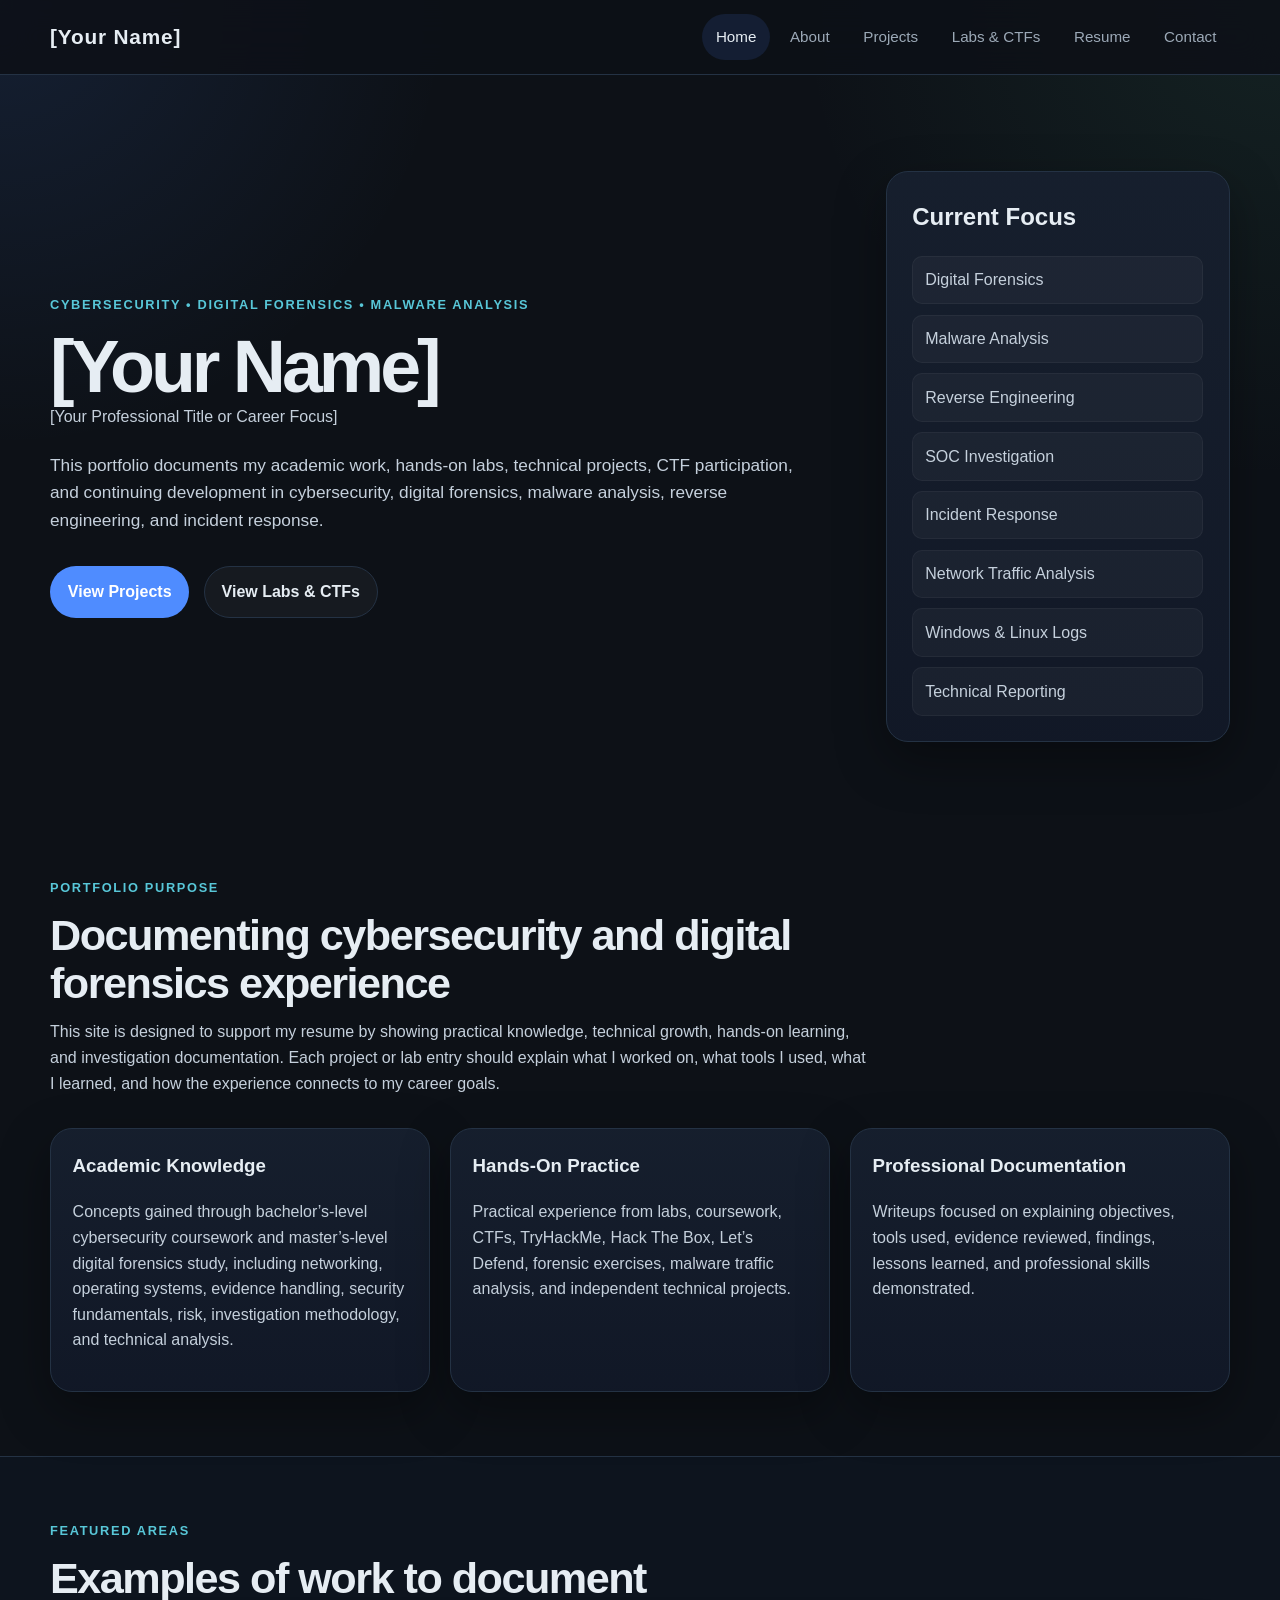
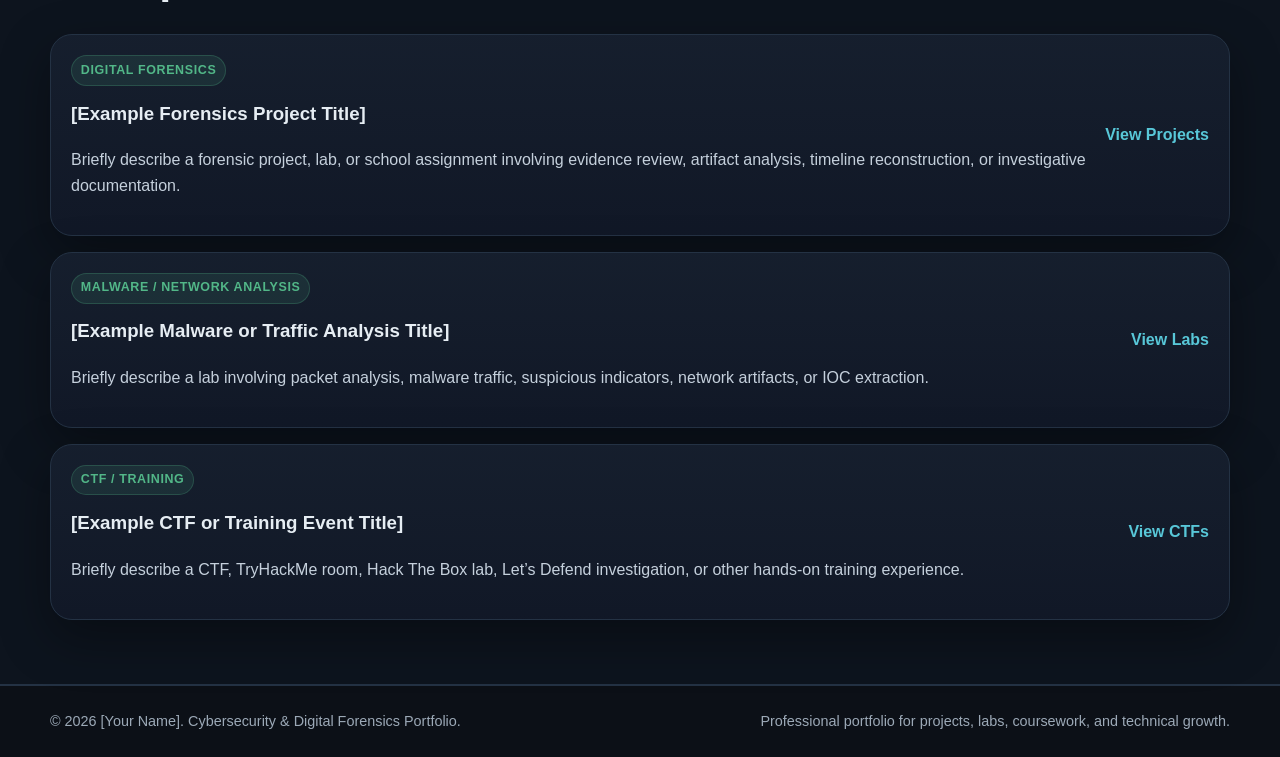
<file: index.html>
<!DOCTYPE html>
<html lang="en">
<head>
    <meta charset="UTF-8">
    <meta name="viewport" content="width=device-width, initial-scale=1.0">
    <title>[Your Name] | Cybersecurity Portfolio</title>
    <link rel="stylesheet" href="assets/css/styles.css">
</head>
<body>

<header class="site-header">
    <div class="container header-content">
        <a href="index.html" class="site-logo">[Your Name]</a>

        <button class="mobile-menu-button" id="mobileMenuButton" aria-label="Toggle navigation">
            ☰
        </button>

        <nav class="site-nav" id="siteNav">
            <a href="index.html" class="active">Home</a>
            <a href="about.html">About</a>
            <a href="projects.html">Projects</a>
            <a href="labs.html">Labs & CTFs</a>
            <a href="resume.html">Resume</a>
            <a href="contact.html">Contact</a>
        </nav>
    </div>
</header>

<main>

    <section class="hero-section">
        <div class="container hero-grid">
            <div class="hero-content">
                <p class="eyebrow">Cybersecurity • Digital Forensics • Malware Analysis</p>

                <h1>[Your Name]</h1>

                <p class="hero-title">
                    [Your Professional Title or Career Focus]
                </p>

                <p class="hero-text">
                    This portfolio documents my academic work, hands-on labs, technical projects, CTF participation,
                    and continuing development in cybersecurity, digital forensics, malware analysis, reverse engineering,
                    and incident response.
                </p>

                <div class="hero-actions">
                    <a href="projects.html" class="button primary-button">View Projects</a>
                    <a href="labs.html" class="button secondary-button">View Labs & CTFs</a>
                </div>
            </div>

            <aside class="hero-card">
                <h2>Current Focus</h2>

                <ul class="focus-list">
                    <li>Digital Forensics</li>
                    <li>Malware Analysis</li>
                    <li>Reverse Engineering</li>
                    <li>SOC Investigation</li>
                    <li>Incident Response</li>
                    <li>Network Traffic Analysis</li>
                    <li>Windows & Linux Logs</li>
                    <li>Technical Reporting</li>
                </ul>
            </aside>
        </div>
    </section>

    <section class="section">
        <div class="container">
            <div class="section-heading">
                <p class="eyebrow">Portfolio Purpose</p>
                <h2>Documenting cybersecurity and digital forensics experience</h2>
                <p>
                    This site is designed to support my resume by showing practical knowledge, technical growth,
                    hands-on learning, and investigation documentation. Each project or lab entry should explain
                    what I worked on, what tools I used, what I learned, and how the experience connects to my career goals.
                </p>
            </div>

            <div class="card-grid three-column-grid">
                <article class="info-card">
                    <h3>Academic Knowledge</h3>
                    <p>
                        Concepts gained through bachelor’s-level cybersecurity coursework and master’s-level digital
                        forensics study, including networking, operating systems, evidence handling, security fundamentals,
                        risk, investigation methodology, and technical analysis.
                    </p>
                </article>

                <article class="info-card">
                    <h3>Hands-On Practice</h3>
                    <p>
                        Practical experience from labs, coursework, CTFs, TryHackMe, Hack The Box, Let’s Defend,
                        forensic exercises, malware traffic analysis, and independent technical projects.
                    </p>
                </article>

                <article class="info-card">
                    <h3>Professional Documentation</h3>
                    <p>
                        Writeups focused on explaining objectives, tools used, evidence reviewed, findings, lessons learned,
                        and professional skills demonstrated.
                    </p>
                </article>
            </div>
        </div>
    </section>

    <section class="section muted-section">
        <div class="container">
            <div class="section-heading">
                <p class="eyebrow">Featured Areas</p>
                <h2>Examples of work to document</h2>
            </div>

            <div class="feature-list">
                <article class="feature-card">
                    <div>
                        <p class="tag">Digital Forensics</p>
                        <h3>[Example Forensics Project Title]</h3>
                        <p>
                            Briefly describe a forensic project, lab, or school assignment involving evidence review,
                            artifact analysis, timeline reconstruction, or investigative documentation.
                        </p>
                    </div>

                    <a href="projects.html" class="text-link">View Projects</a>
                </article>

                <article class="feature-card">
                    <div>
                        <p class="tag">Malware / Network Analysis</p>
                        <h3>[Example Malware or Traffic Analysis Title]</h3>
                        <p>
                            Briefly describe a lab involving packet analysis, malware traffic, suspicious indicators,
                            network artifacts, or IOC extraction.
                        </p>
                    </div>

                    <a href="labs.html" class="text-link">View Labs</a>
                </article>

                <article class="feature-card">
                    <div>
                        <p class="tag">CTF / Training</p>
                        <h3>[Example CTF or Training Event Title]</h3>
                        <p>
                            Briefly describe a CTF, TryHackMe room, Hack The Box lab, Let’s Defend investigation,
                            or other hands-on training experience.
                        </p>
                    </div>

                    <a href="labs.html" class="text-link">View CTFs</a>
                </article>
            </div>
        </div>
    </section>

</main>

<footer class="site-footer">
    <div class="container footer-content">
        <p>&copy; 2026 [Your Name]. Cybersecurity & Digital Forensics Portfolio.</p>
        <p>Professional portfolio for projects, labs, coursework, and technical growth.</p>
    </div>
</footer>

<script src="assets/js/main.js"></script>
</body>
</html>
</file>
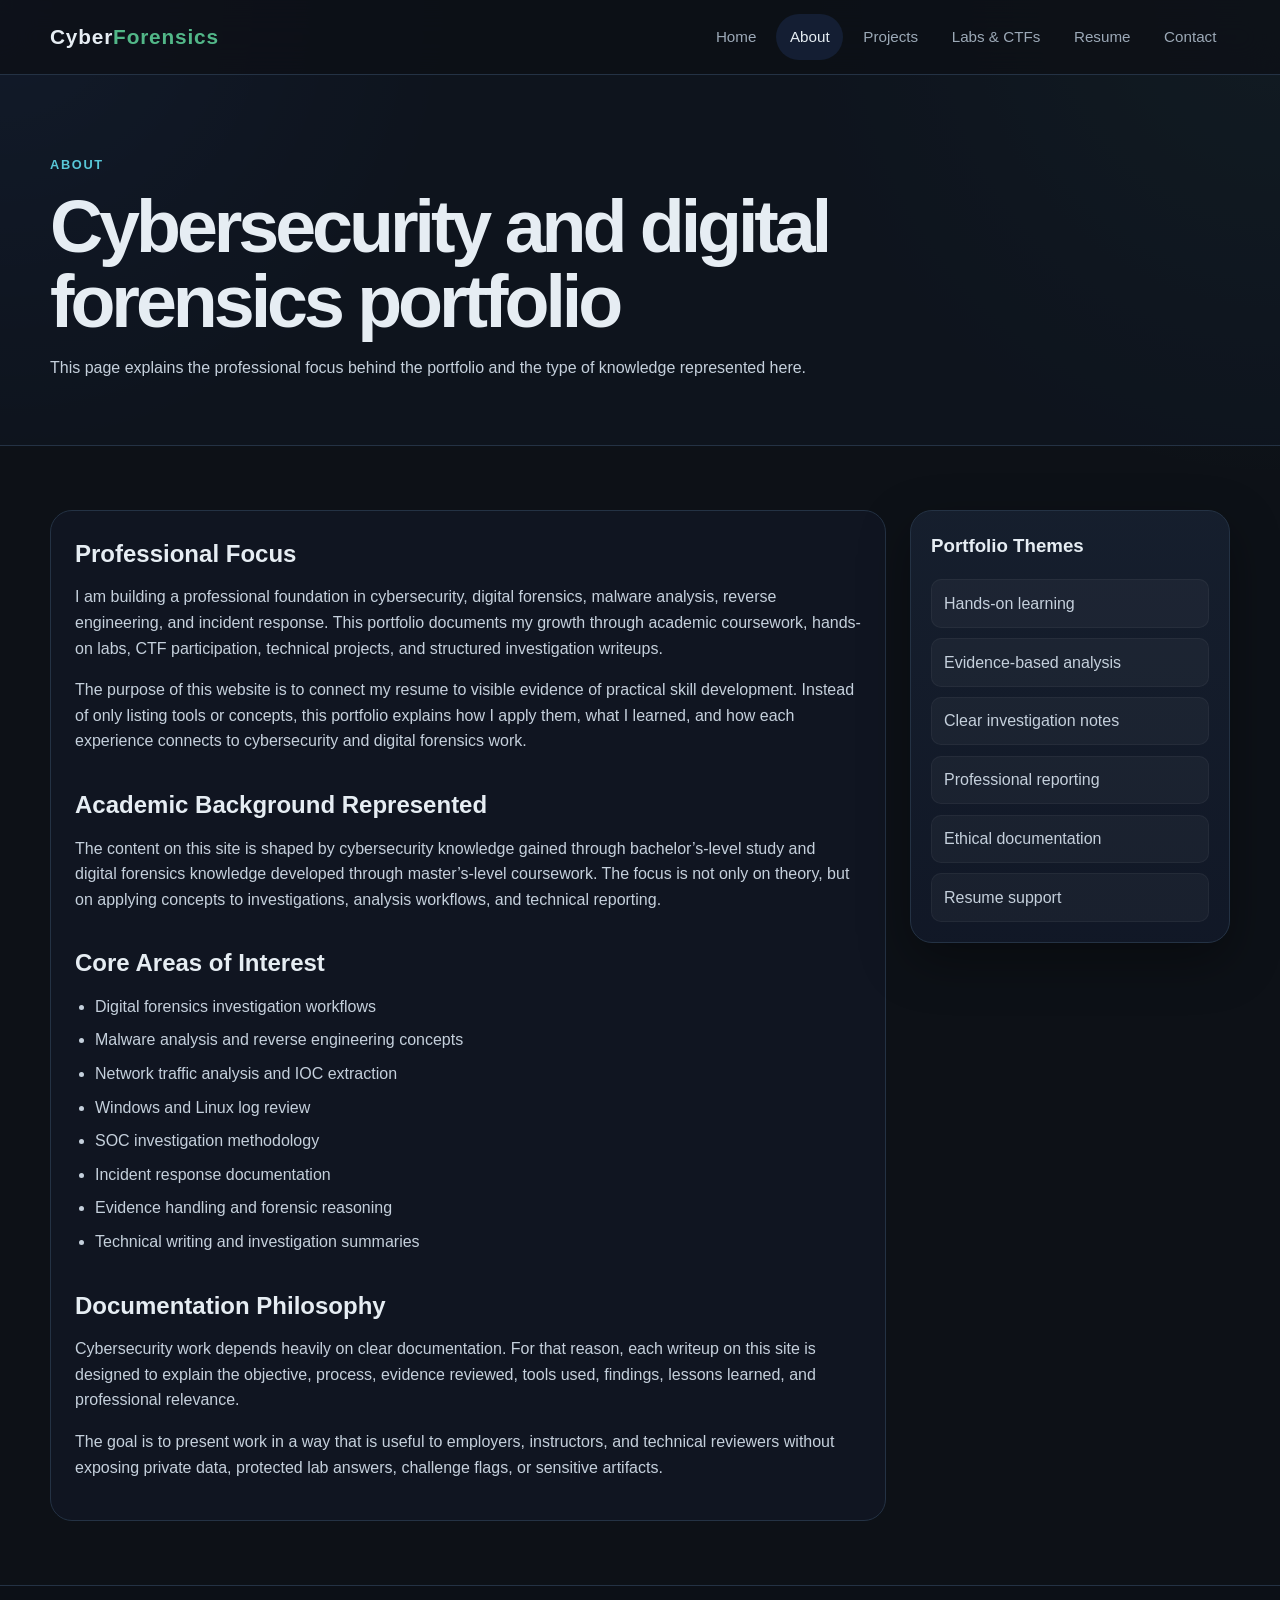
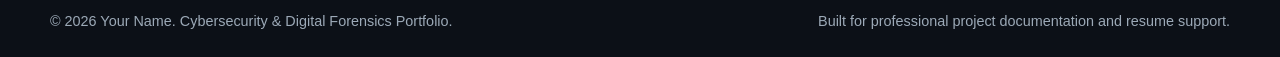
<file: about.html>
<!DOCTYPE html>
<html lang="en">
<head>
    <meta charset="UTF-8">
    <meta name="viewport" content="width=device-width, initial-scale=1.0">
    <title>About | Cybersecurity & Digital Forensics Portfolio</title>
    <link rel="stylesheet" href="assets/css/styles.css">
</head>
<body>

<header class="site-header">
    <div class="container header-content">
        <a href="index.html" class="site-logo">Cyber<span>Forensics</span></a>

        <button class="mobile-menu-button" id="mobileMenuButton" aria-label="Toggle navigation">
            ☰
        </button>

        <nav class="site-nav" id="siteNav">
            <a href="index.html">Home</a>
            <a href="about.html" class="active">About</a>
            <a href="projects.html">Projects</a>
            <a href="labs.html">Labs & CTFs</a>
            <a href="resume.html">Resume</a>
            <a href="contact.html">Contact</a>
        </nav>
    </div>
</header>

<main>

    <section class="page-header">
        <div class="container">
            <p class="eyebrow">About</p>
            <h1>Cybersecurity and digital forensics portfolio</h1>
            <p>
                This page explains the professional focus behind the portfolio and the type of knowledge represented here.
            </p>
        </div>
    </section>

    <section class="section">
        <div class="container content-layout">
            <article class="main-content">
                <h2>Professional Focus</h2>

                <p>
                    I am building a professional foundation in cybersecurity, digital forensics, malware analysis,
                    reverse engineering, and incident response. This portfolio documents my growth through academic
                    coursework, hands-on labs, CTF participation, technical projects, and structured investigation writeups.
                </p>

                <p>
                    The purpose of this website is to connect my resume to visible evidence of practical skill development.
                    Instead of only listing tools or concepts, this portfolio explains how I apply them, what I learned,
                    and how each experience connects to cybersecurity and digital forensics work.
                </p>

                <h2>Academic Background Represented</h2>

                <p>
                    The content on this site is shaped by cybersecurity knowledge gained through bachelor’s-level study
                    and digital forensics knowledge developed through master’s-level coursework. The focus is not only on
                    theory, but on applying concepts to investigations, analysis workflows, and technical reporting.
                </p>

                <h2>Core Areas of Interest</h2>

                <ul class="styled-list">
                    <li>Digital forensics investigation workflows</li>
                    <li>Malware analysis and reverse engineering concepts</li>
                    <li>Network traffic analysis and IOC extraction</li>
                    <li>Windows and Linux log review</li>
                    <li>SOC investigation methodology</li>
                    <li>Incident response documentation</li>
                    <li>Evidence handling and forensic reasoning</li>
                    <li>Technical writing and investigation summaries</li>
                </ul>

                <h2>Documentation Philosophy</h2>

                <p>
                    Cybersecurity work depends heavily on clear documentation. For that reason, each writeup on this site
                    is designed to explain the objective, process, evidence reviewed, tools used, findings, lessons learned,
                    and professional relevance.
                </p>

                <p>
                    The goal is to present work in a way that is useful to employers, instructors, and technical reviewers
                    without exposing private data, protected lab answers, challenge flags, or sensitive artifacts.
                </p>
            </article>

            <aside class="sidebar-card">
                <h3>Portfolio Themes</h3>

                <ul class="compact-list">
                    <li>Hands-on learning</li>
                    <li>Evidence-based analysis</li>
                    <li>Clear investigation notes</li>
                    <li>Professional reporting</li>
                    <li>Ethical documentation</li>
                    <li>Resume support</li>
                </ul>
            </aside>
        </div>
    </section>

</main>

<footer class="site-footer">
    <div class="container footer-content">
        <p>&copy; 2026 Your Name. Cybersecurity & Digital Forensics Portfolio.</p>
        <p>Built for professional project documentation and resume support.</p>
    </div>
</footer>

<script src="assets/js/main.js"></script>
</body>
</html>
</file>
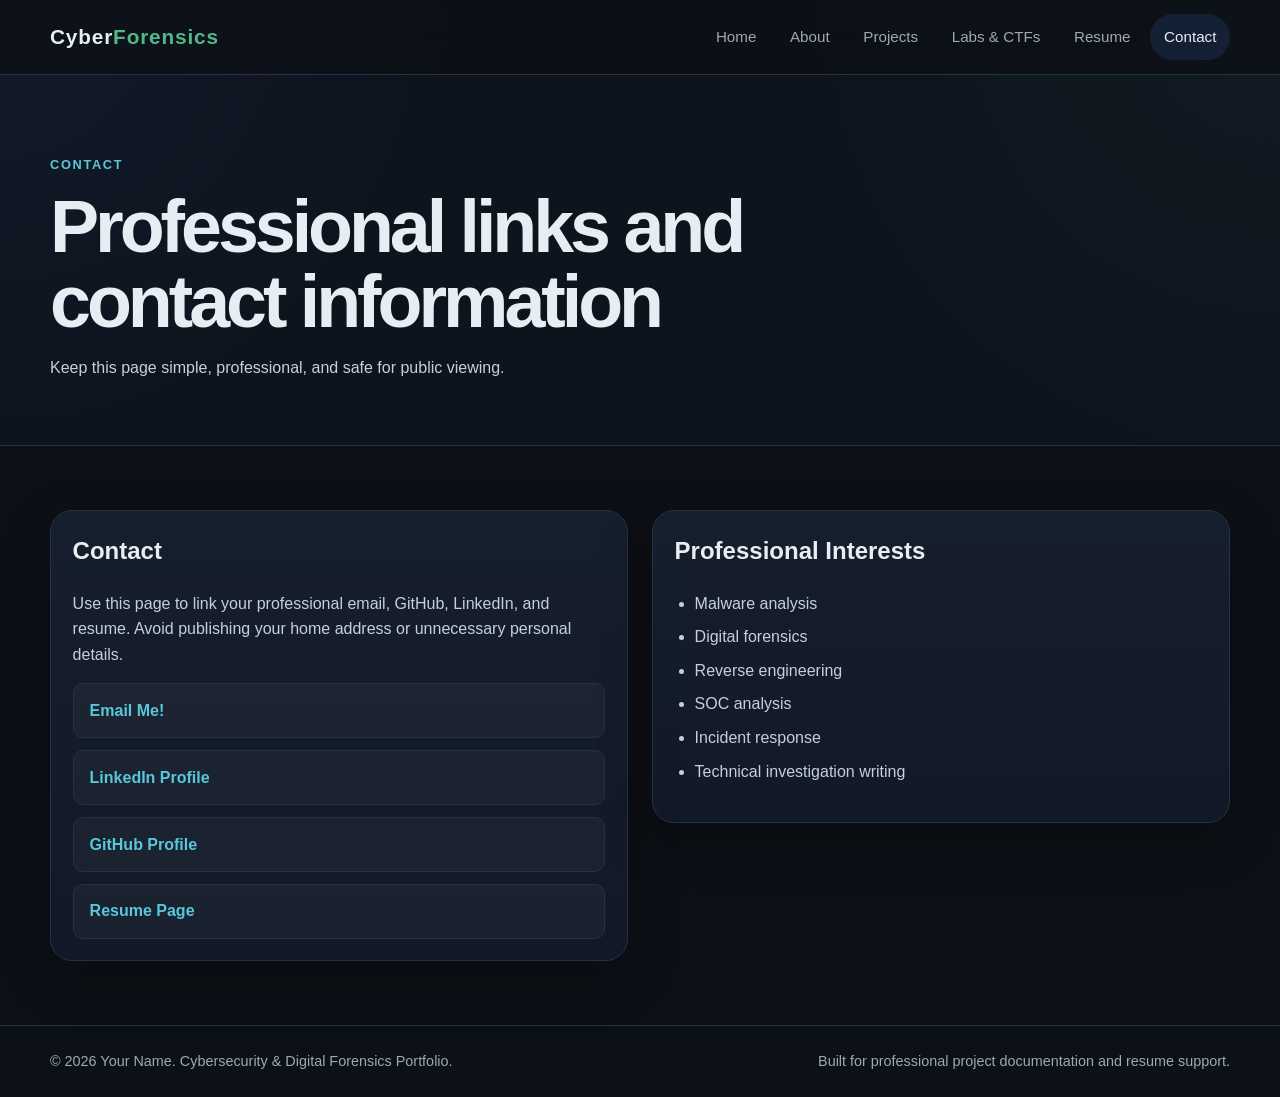
<file: contact.html>
<!DOCTYPE html>
<html lang="en">
<head>
    <meta charset="UTF-8">
    <meta name="viewport" content="width=device-width, initial-scale=1.0">
    <title>Contact | Cybersecurity & Digital Forensics Portfolio</title>
    <link rel="stylesheet" href="assets/css/styles.css">
</head>
<body>

<header class="site-header">
    <div class="container header-content">
        <a href="index.html" class="site-logo">Cyber<span>Forensics</span></a>

        <button class="mobile-menu-button" id="mobileMenuButton" aria-label="Toggle navigation">
            ☰
        </button>

        <nav class="site-nav" id="siteNav">
            <a href="index.html">Home</a>
            <a href="about.html">About</a>
            <a href="projects.html">Projects</a>
            <a href="labs.html">Labs & CTFs</a>
            <a href="resume.html">Resume</a>
            <a href="contact.html" class="active">Contact</a>
        </nav>
    </div>
</header>

<main>

    <section class="page-header">
        <div class="container">
            <p class="eyebrow">Contact</p>
            <h1>Professional links and contact information</h1>
            <p>
                Keep this page simple, professional, and safe for public viewing.
            </p>
        </div>
    </section>

    <section class="section">
        <div class="container contact-grid">

            <article class="contact-card">
                <h2>Contact</h2>

                <p>
                    Use this page to link your professional email, GitHub, LinkedIn, and resume.
                    Avoid publishing your home address or unnecessary personal details.
                </p>

                <div class="contact-list">
                    <a href="mailto:gpote33@gmail.com">Email Me!</a>
                    <a href="#">LinkedIn Profile</a>
                    <a href="#">GitHub Profile</a>
                    <a href="resume.html">Resume Page</a>
                </div>
            </article>

            <article class="contact-card">
                <h2>Professional Interests</h2>

                <ul class="styled-list">
                    <li>Malware analysis</li>
                    <li>Digital forensics</li>
                    <li>Reverse engineering</li>
                    <li>SOC analysis</li>
                    <li>Incident response</li>
                    <li>Technical investigation writing</li>
                </ul>
            </article>

        </div>
    </section>

</main>

<footer class="site-footer">
    <div class="container footer-content">
        <p>&copy; 2026 Your Name. Cybersecurity & Digital Forensics Portfolio.</p>
        <p>Built for professional project documentation and resume support.</p>
    </div>
</footer>

<script src="assets/js/main.js"></script>
</body>
</html>
</file>
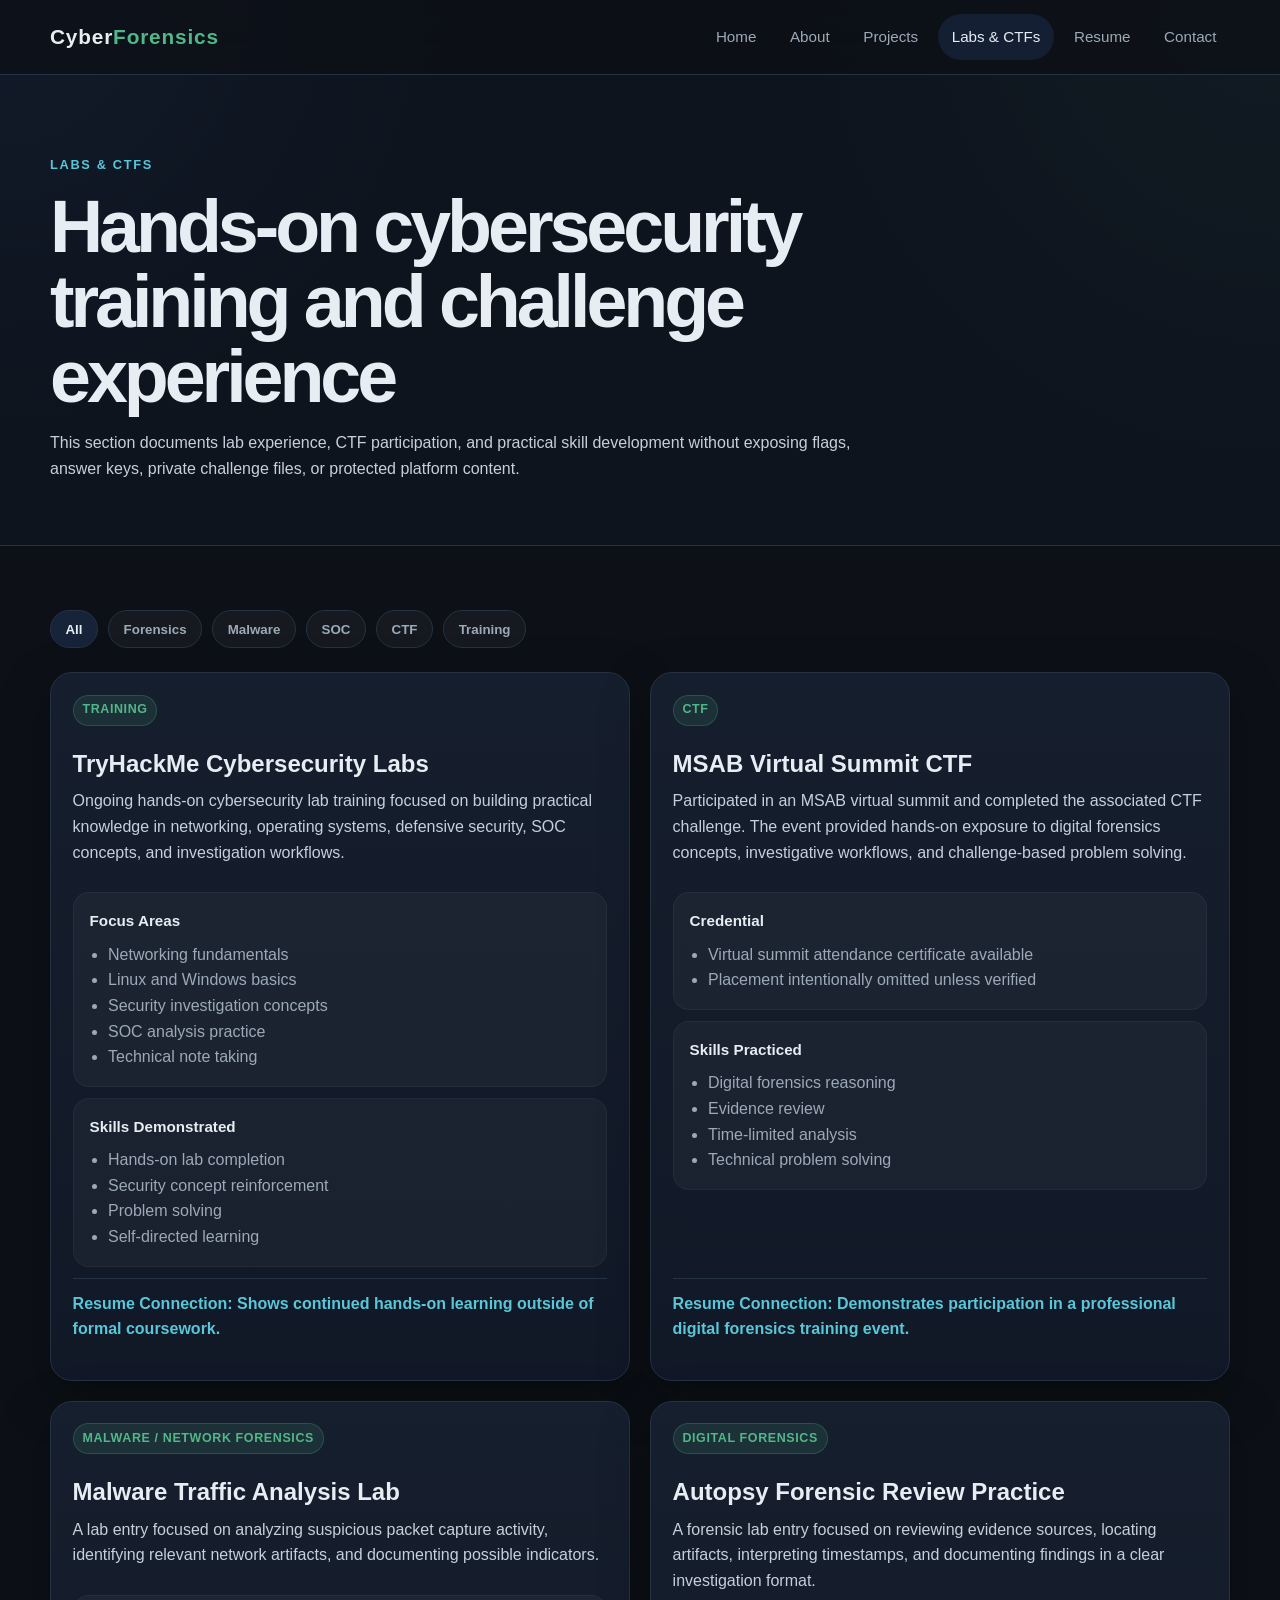
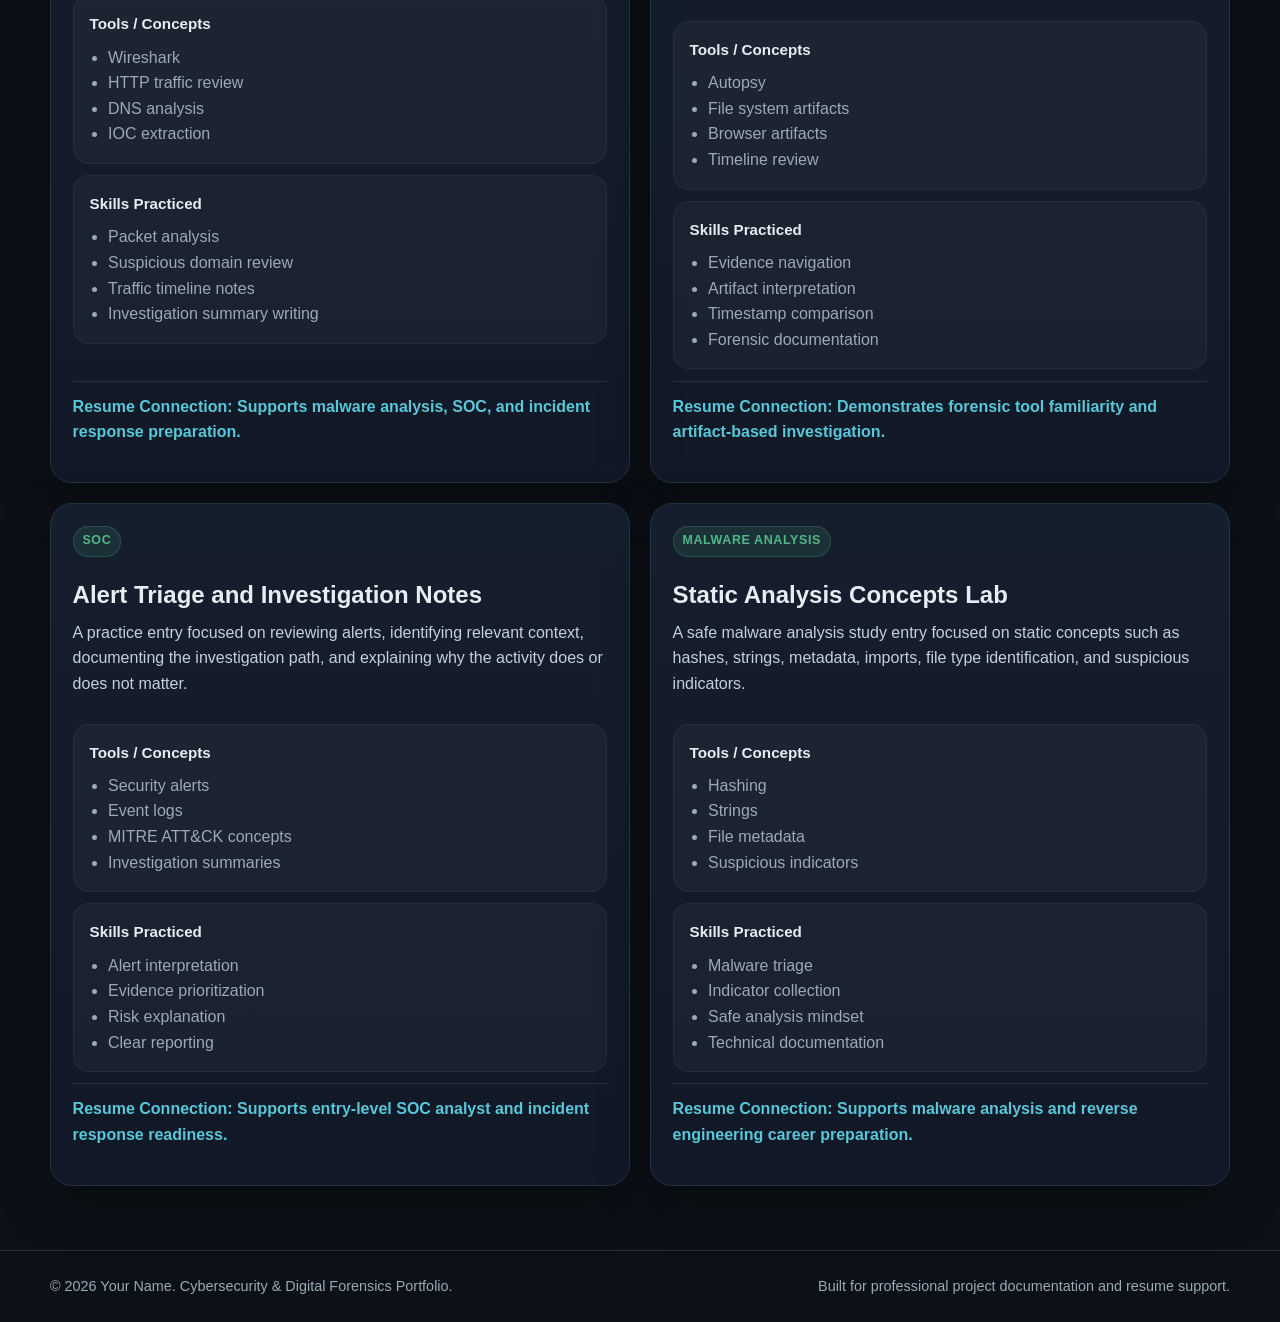
<file: labs.html>
<!DOCTYPE html>
<html lang="en">
<head>
    <meta charset="UTF-8">
    <meta name="viewport" content="width=device-width, initial-scale=1.0">
    <title>Labs & CTFs | Cybersecurity & Digital Forensics Portfolio</title>
    <link rel="stylesheet" href="assets/css/styles.css">
</head>
<body>

<header class="site-header">
    <div class="container header-content">
        <a href="index.html" class="site-logo">Cyber<span>Forensics</span></a>

        <button class="mobile-menu-button" id="mobileMenuButton" aria-label="Toggle navigation">
            ☰
        </button>

        <nav class="site-nav" id="siteNav">
            <a href="index.html">Home</a>
            <a href="about.html">About</a>
            <a href="projects.html">Projects</a>
            <a href="labs.html" class="active">Labs & CTFs</a>
            <a href="resume.html">Resume</a>
            <a href="contact.html">Contact</a>
        </nav>
    </div>
</header>

<main>

    <section class="page-header">
        <div class="container">
            <p class="eyebrow">Labs & CTFs</p>
            <h1>Hands-on cybersecurity training and challenge experience</h1>
            <p>
                This section documents lab experience, CTF participation, and practical skill development without
                exposing flags, answer keys, private challenge files, or protected platform content.
            </p>
        </div>
    </section>

    <section class="section">
        <div class="container">

            <div class="filter-bar">
                <button class="filter-button active" data-filter="all">All</button>
                <button class="filter-button" data-filter="forensics">Forensics</button>
                <button class="filter-button" data-filter="malware">Malware</button>
                <button class="filter-button" data-filter="soc">SOC</button>
                <button class="filter-button" data-filter="ctf">CTF</button>
                <button class="filter-button" data-filter="training">Training</button>
            </div>

            <div class="card-grid two-column-grid">

                <article class="lab-card" data-category="training soc">
                    <p class="tag">Training</p>
                    <h2>TryHackMe Cybersecurity Labs</h2>

                    <p>
                        Ongoing hands-on cybersecurity lab training focused on building practical knowledge in
                        networking, operating systems, defensive security, SOC concepts, and investigation workflows.
                    </p>

                    <div class="detail-block">
                        <h3>Focus Areas</h3>
                        <ul>
                            <li>Networking fundamentals</li>
                            <li>Linux and Windows basics</li>
                            <li>Security investigation concepts</li>
                            <li>SOC analysis practice</li>
                            <li>Technical note taking</li>
                        </ul>
                    </div>

                    <div class="detail-block">
                        <h3>Skills Demonstrated</h3>
                        <ul>
                            <li>Hands-on lab completion</li>
                            <li>Security concept reinforcement</li>
                            <li>Problem solving</li>
                            <li>Self-directed learning</li>
                        </ul>
                    </div>

                    <p class="resume-note">
                        Resume Connection: Shows continued hands-on learning outside of formal coursework.
                    </p>
                </article>

                <article class="lab-card" data-category="ctf forensics">
                    <p class="tag">CTF</p>
                    <h2>MSAB Virtual Summit CTF</h2>

                    <p>
                        Participated in an MSAB virtual summit and completed the associated CTF challenge. The event
                        provided hands-on exposure to digital forensics concepts, investigative workflows, and
                        challenge-based problem solving.
                    </p>

                    <div class="detail-block">
                        <h3>Credential</h3>
                        <ul>
                            <li>Virtual summit attendance certificate available</li>
                            <li>Placement intentionally omitted unless verified</li>
                        </ul>
                    </div>

                    <div class="detail-block">
                        <h3>Skills Practiced</h3>
                        <ul>
                            <li>Digital forensics reasoning</li>
                            <li>Evidence review</li>
                            <li>Time-limited analysis</li>
                            <li>Technical problem solving</li>
                        </ul>
                    </div>

                    <p class="resume-note">
                        Resume Connection: Demonstrates participation in a professional digital forensics training event.
                    </p>
                </article>

                <article class="lab-card" data-category="malware forensics">
                    <p class="tag">Malware / Network Forensics</p>
                    <h2>Malware Traffic Analysis Lab</h2>

                    <p>
                        A lab entry focused on analyzing suspicious packet capture activity, identifying relevant
                        network artifacts, and documenting possible indicators.
                    </p>

                    <div class="detail-block">
                        <h3>Tools / Concepts</h3>
                        <ul>
                            <li>Wireshark</li>
                            <li>HTTP traffic review</li>
                            <li>DNS analysis</li>
                            <li>IOC extraction</li>
                        </ul>
                    </div>

                    <div class="detail-block">
                        <h3>Skills Practiced</h3>
                        <ul>
                            <li>Packet analysis</li>
                            <li>Suspicious domain review</li>
                            <li>Traffic timeline notes</li>
                            <li>Investigation summary writing</li>
                        </ul>
                    </div>

                    <p class="resume-note">
                        Resume Connection: Supports malware analysis, SOC, and incident response preparation.
                    </p>
                </article>

                <article class="lab-card" data-category="forensics">
                    <p class="tag">Digital Forensics</p>
                    <h2>Autopsy Forensic Review Practice</h2>

                    <p>
                        A forensic lab entry focused on reviewing evidence sources, locating artifacts, interpreting
                        timestamps, and documenting findings in a clear investigation format.
                    </p>

                    <div class="detail-block">
                        <h3>Tools / Concepts</h3>
                        <ul>
                            <li>Autopsy</li>
                            <li>File system artifacts</li>
                            <li>Browser artifacts</li>
                            <li>Timeline review</li>
                        </ul>
                    </div>

                    <div class="detail-block">
                        <h3>Skills Practiced</h3>
                        <ul>
                            <li>Evidence navigation</li>
                            <li>Artifact interpretation</li>
                            <li>Timestamp comparison</li>
                            <li>Forensic documentation</li>
                        </ul>
                    </div>

                    <p class="resume-note">
                        Resume Connection: Demonstrates forensic tool familiarity and artifact-based investigation.
                    </p>
                </article>

                <article class="lab-card" data-category="soc">
                    <p class="tag">SOC</p>
                    <h2>Alert Triage and Investigation Notes</h2>

                    <p>
                        A practice entry focused on reviewing alerts, identifying relevant context, documenting the
                        investigation path, and explaining why the activity does or does not matter.
                    </p>

                    <div class="detail-block">
                        <h3>Tools / Concepts</h3>
                        <ul>
                            <li>Security alerts</li>
                            <li>Event logs</li>
                            <li>MITRE ATT&CK concepts</li>
                            <li>Investigation summaries</li>
                        </ul>
                    </div>

                    <div class="detail-block">
                        <h3>Skills Practiced</h3>
                        <ul>
                            <li>Alert interpretation</li>
                            <li>Evidence prioritization</li>
                            <li>Risk explanation</li>
                            <li>Clear reporting</li>
                        </ul>
                    </div>

                    <p class="resume-note">
                        Resume Connection: Supports entry-level SOC analyst and incident response readiness.
                    </p>
                </article>

                <article class="lab-card" data-category="malware">
                    <p class="tag">Malware Analysis</p>
                    <h2>Static Analysis Concepts Lab</h2>

                    <p>
                        A safe malware analysis study entry focused on static concepts such as hashes, strings,
                        metadata, imports, file type identification, and suspicious indicators.
                    </p>

                    <div class="detail-block">
                        <h3>Tools / Concepts</h3>
                        <ul>
                            <li>Hashing</li>
                            <li>Strings</li>
                            <li>File metadata</li>
                            <li>Suspicious indicators</li>
                        </ul>
                    </div>

                    <div class="detail-block">
                        <h3>Skills Practiced</h3>
                        <ul>
                            <li>Malware triage</li>
                            <li>Indicator collection</li>
                            <li>Safe analysis mindset</li>
                            <li>Technical documentation</li>
                        </ul>
                    </div>

                    <p class="resume-note">
                        Resume Connection: Supports malware analysis and reverse engineering career preparation.
                    </p>
                </article>

            </div>

        </div>
    </section>

</main>

<footer class="site-footer">
    <div class="container footer-content">
        <p>&copy; 2026 Your Name. Cybersecurity & Digital Forensics Portfolio.</p>
        <p>Built for professional project documentation and resume support.</p>
    </div>
</footer>

<script src="assets/js/main.js"></script>
</body>
</html>
</file>
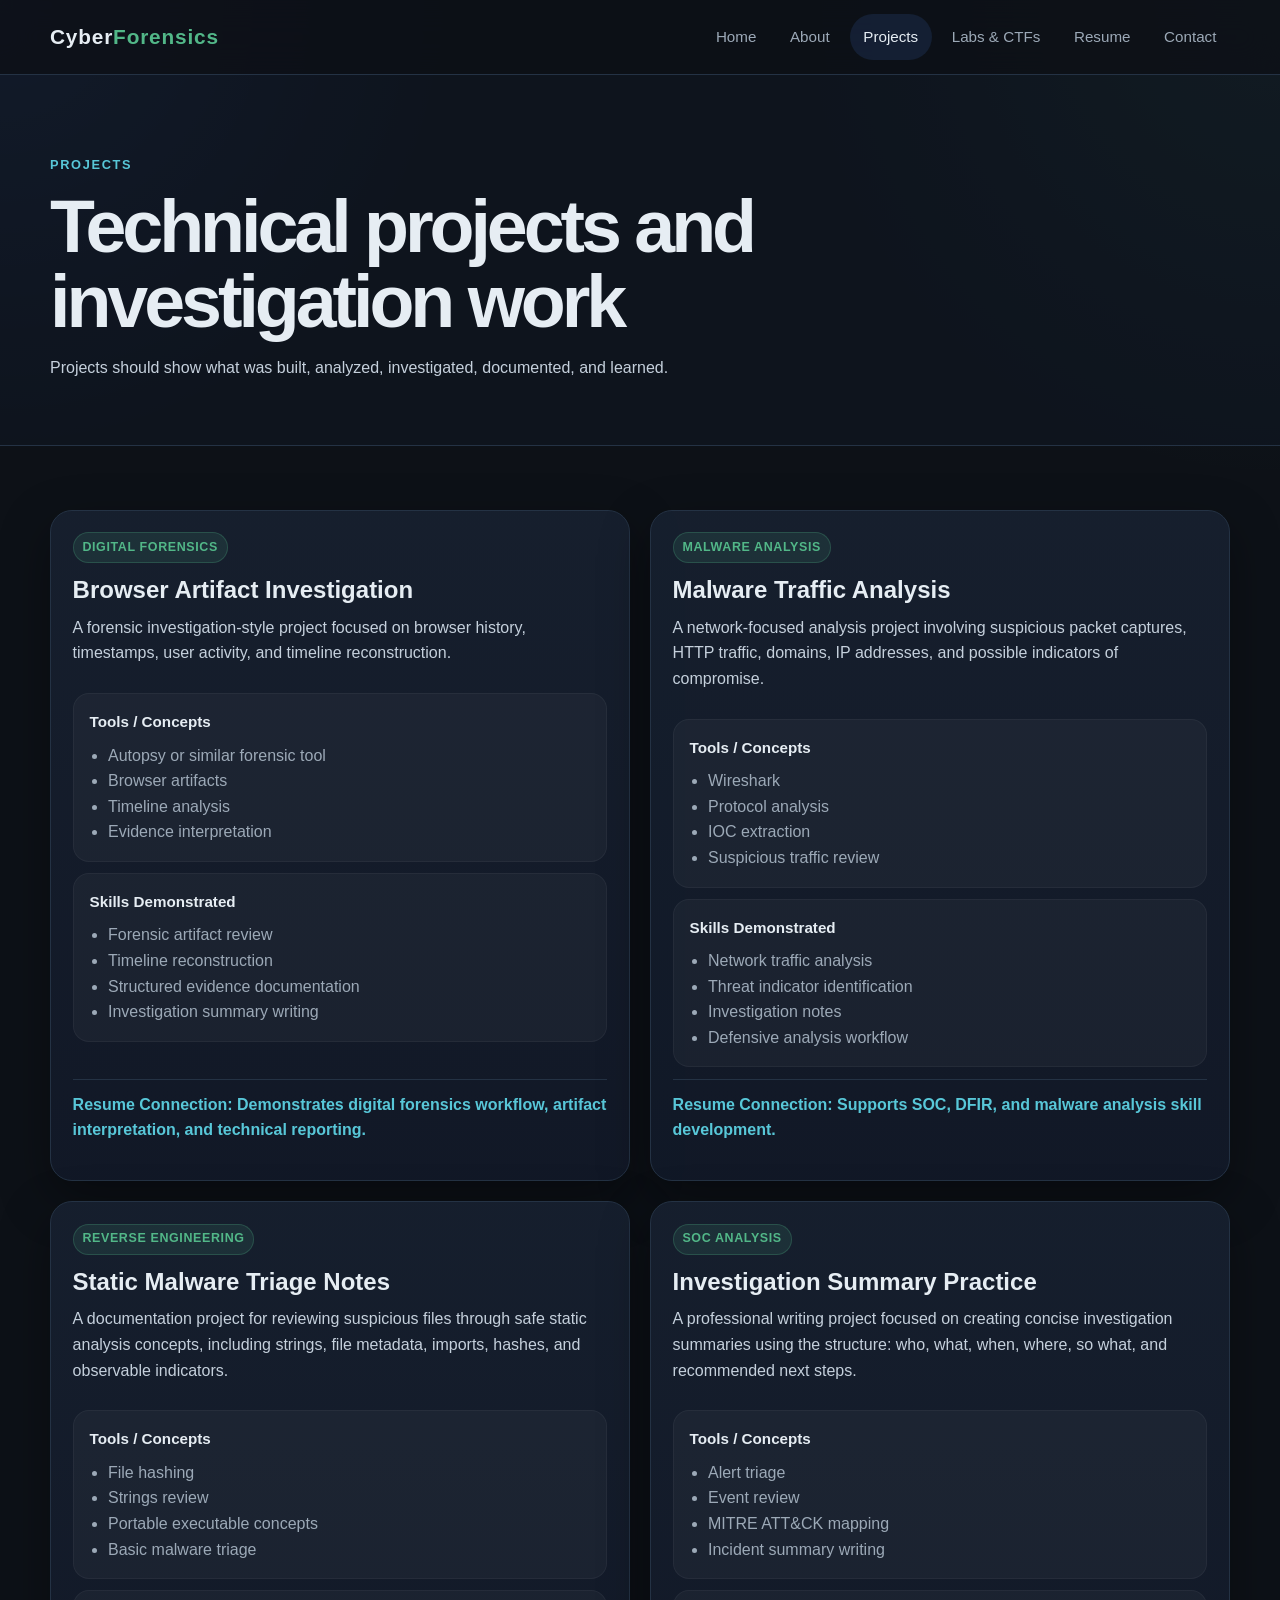
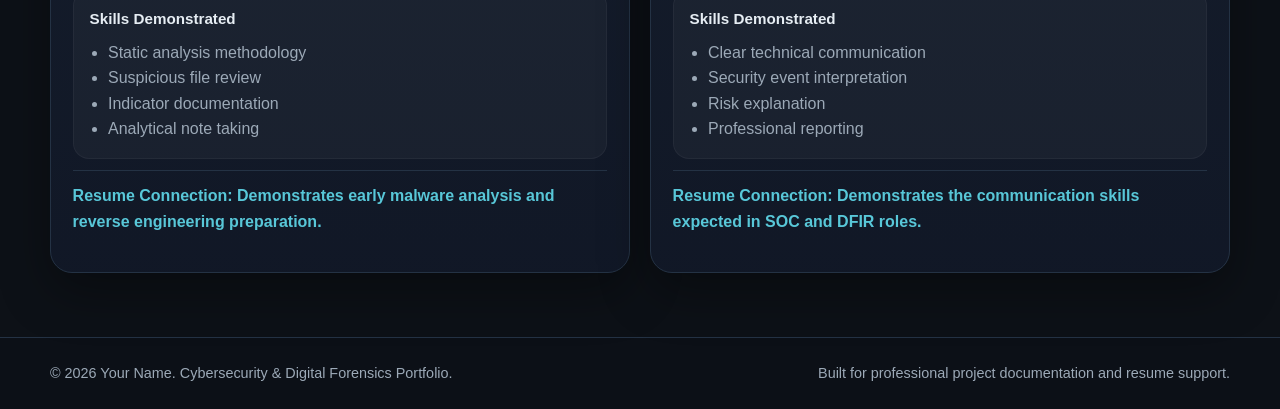
<file: projects.html>
<!DOCTYPE html>
<html lang="en">
<head>
    <meta charset="UTF-8">
    <meta name="viewport" content="width=device-width, initial-scale=1.0">
    <title>Projects | Cybersecurity & Digital Forensics Portfolio</title>
    <link rel="stylesheet" href="assets/css/styles.css">
</head>
<body>

<header class="site-header">
    <div class="container header-content">
        <a href="index.html" class="site-logo">Cyber<span>Forensics</span></a>

        <button class="mobile-menu-button" id="mobileMenuButton" aria-label="Toggle navigation">
            ☰
        </button>

        <nav class="site-nav" id="siteNav">
            <a href="index.html">Home</a>
            <a href="about.html">About</a>
            <a href="projects.html" class="active">Projects</a>
            <a href="labs.html">Labs & CTFs</a>
            <a href="resume.html">Resume</a>
            <a href="contact.html">Contact</a>
        </nav>
    </div>
</header>

<main>

    <section class="page-header">
        <div class="container">
            <p class="eyebrow">Projects</p>
            <h1>Technical projects and investigation work</h1>
            <p>
                Projects should show what was built, analyzed, investigated, documented, and learned.
            </p>
        </div>
    </section>

    <section class="section">
        <div class="container">

            <div class="card-grid two-column-grid">

                <article class="project-card">
                    <div class="project-card-header">
                        <p class="tag">Digital Forensics</p>
                        <h2>Browser Artifact Investigation</h2>
                    </div>

                    <p>
                        A forensic investigation-style project focused on browser history, timestamps, user activity,
                        and timeline reconstruction.
                    </p>

                    <div class="detail-block">
                        <h3>Tools / Concepts</h3>
                        <ul>
                            <li>Autopsy or similar forensic tool</li>
                            <li>Browser artifacts</li>
                            <li>Timeline analysis</li>
                            <li>Evidence interpretation</li>
                        </ul>
                    </div>

                    <div class="detail-block">
                        <h3>Skills Demonstrated</h3>
                        <ul>
                            <li>Forensic artifact review</li>
                            <li>Timeline reconstruction</li>
                            <li>Structured evidence documentation</li>
                            <li>Investigation summary writing</li>
                        </ul>
                    </div>

                    <p class="resume-note">
                        Resume Connection: Demonstrates digital forensics workflow, artifact interpretation,
                        and technical reporting.
                    </p>
                </article>

                <article class="project-card">
                    <div class="project-card-header">
                        <p class="tag">Malware Analysis</p>
                        <h2>Malware Traffic Analysis</h2>
                    </div>

                    <p>
                        A network-focused analysis project involving suspicious packet captures, HTTP traffic,
                        domains, IP addresses, and possible indicators of compromise.
                    </p>

                    <div class="detail-block">
                        <h3>Tools / Concepts</h3>
                        <ul>
                            <li>Wireshark</li>
                            <li>Protocol analysis</li>
                            <li>IOC extraction</li>
                            <li>Suspicious traffic review</li>
                        </ul>
                    </div>

                    <div class="detail-block">
                        <h3>Skills Demonstrated</h3>
                        <ul>
                            <li>Network traffic analysis</li>
                            <li>Threat indicator identification</li>
                            <li>Investigation notes</li>
                            <li>Defensive analysis workflow</li>
                        </ul>
                    </div>

                    <p class="resume-note">
                        Resume Connection: Supports SOC, DFIR, and malware analysis skill development.
                    </p>
                </article>

                <article class="project-card">
                    <div class="project-card-header">
                        <p class="tag">Reverse Engineering</p>
                        <h2>Static Malware Triage Notes</h2>
                    </div>

                    <p>
                        A documentation project for reviewing suspicious files through safe static analysis concepts,
                        including strings, file metadata, imports, hashes, and observable indicators.
                    </p>

                    <div class="detail-block">
                        <h3>Tools / Concepts</h3>
                        <ul>
                            <li>File hashing</li>
                            <li>Strings review</li>
                            <li>Portable executable concepts</li>
                            <li>Basic malware triage</li>
                        </ul>
                    </div>

                    <div class="detail-block">
                        <h3>Skills Demonstrated</h3>
                        <ul>
                            <li>Static analysis methodology</li>
                            <li>Suspicious file review</li>
                            <li>Indicator documentation</li>
                            <li>Analytical note taking</li>
                        </ul>
                    </div>

                    <p class="resume-note">
                        Resume Connection: Demonstrates early malware analysis and reverse engineering preparation.
                    </p>
                </article>

                <article class="project-card">
                    <div class="project-card-header">
                        <p class="tag">SOC Analysis</p>
                        <h2>Investigation Summary Practice</h2>
                    </div>

                    <p>
                        A professional writing project focused on creating concise investigation summaries using the
                        structure: who, what, when, where, so what, and recommended next steps.
                    </p>

                    <div class="detail-block">
                        <h3>Tools / Concepts</h3>
                        <ul>
                            <li>Alert triage</li>
                            <li>Event review</li>
                            <li>MITRE ATT&CK mapping</li>
                            <li>Incident summary writing</li>
                        </ul>
                    </div>

                    <div class="detail-block">
                        <h3>Skills Demonstrated</h3>
                        <ul>
                            <li>Clear technical communication</li>
                            <li>Security event interpretation</li>
                            <li>Risk explanation</li>
                            <li>Professional reporting</li>
                        </ul>
                    </div>

                    <p class="resume-note">
                        Resume Connection: Demonstrates the communication skills expected in SOC and DFIR roles.
                    </p>
                </article>

            </div>

        </div>
    </section>

</main>

<footer class="site-footer">
    <div class="container footer-content">
        <p>&copy; 2026 Your Name. Cybersecurity & Digital Forensics Portfolio.</p>
        <p>Built for professional project documentation and resume support.</p>
    </div>
</footer>

<script src="assets/js/main.js"></script>
</body>
</html>
</file>
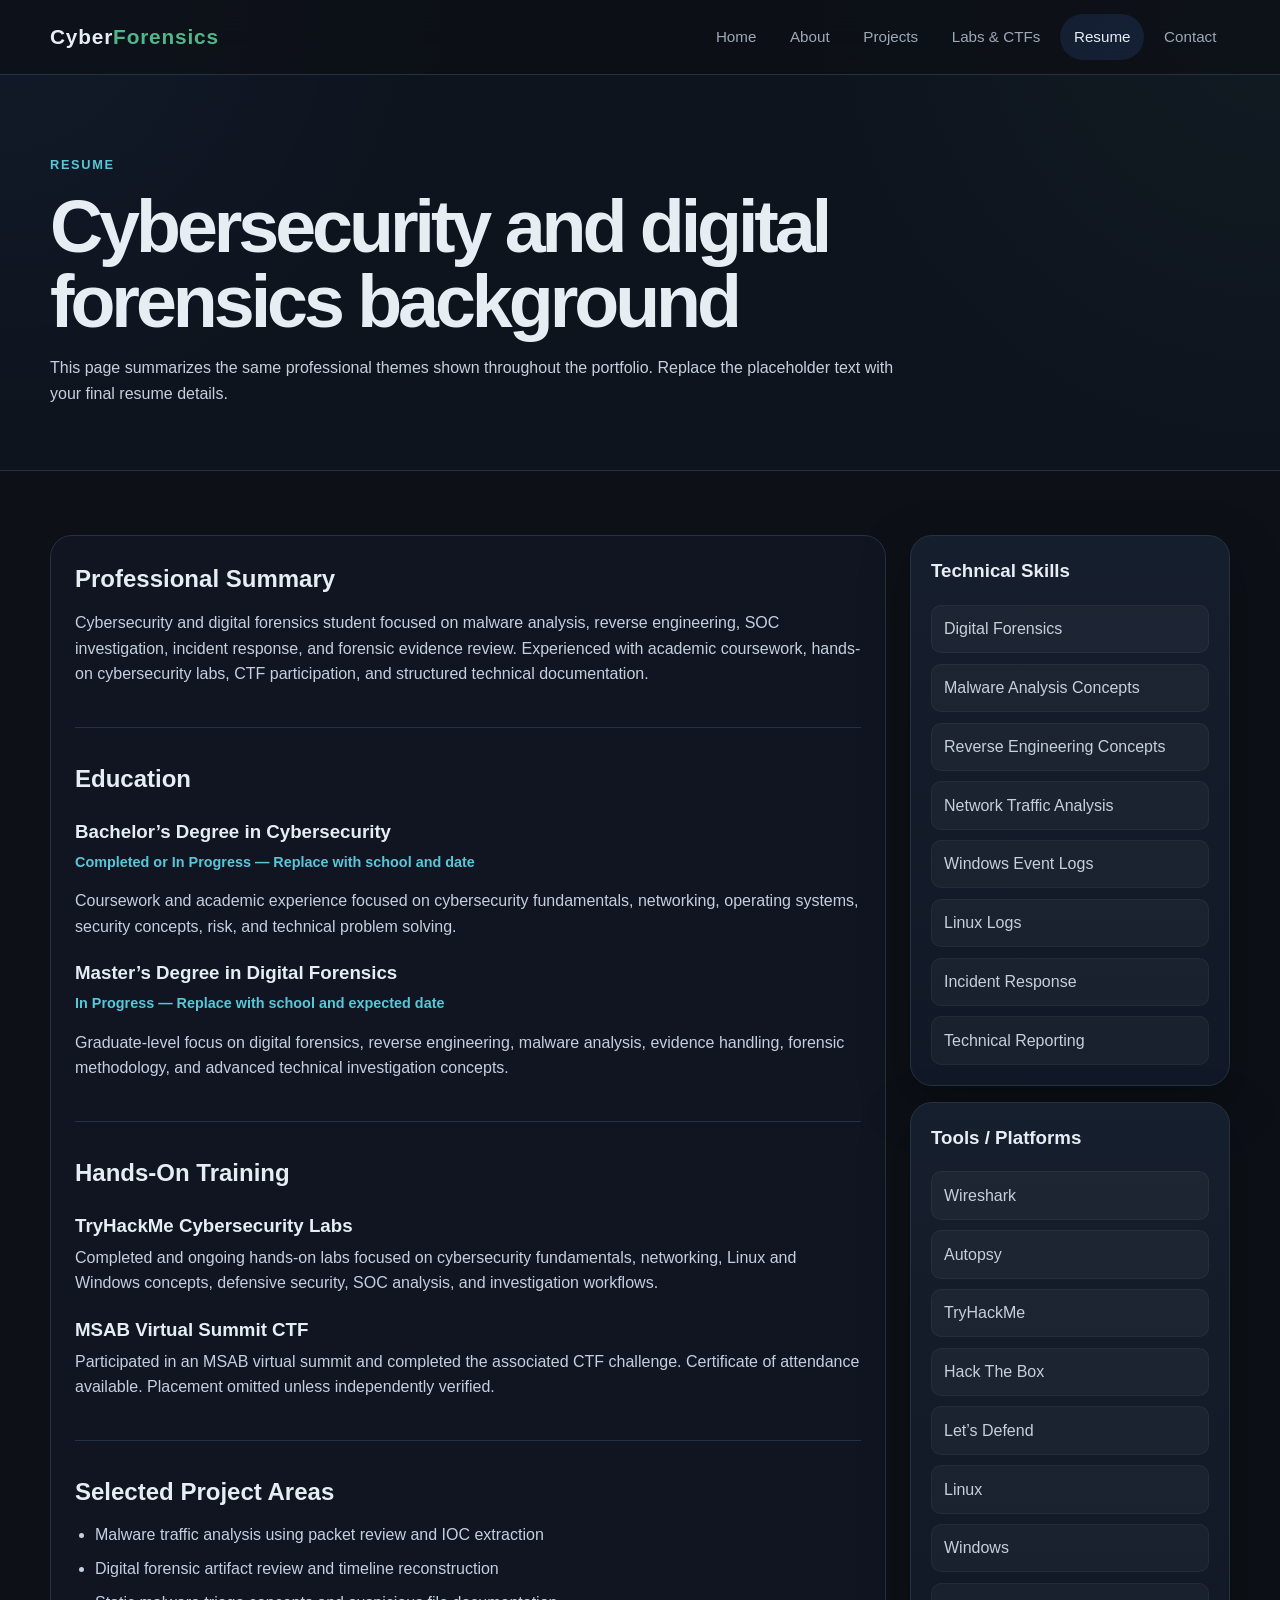
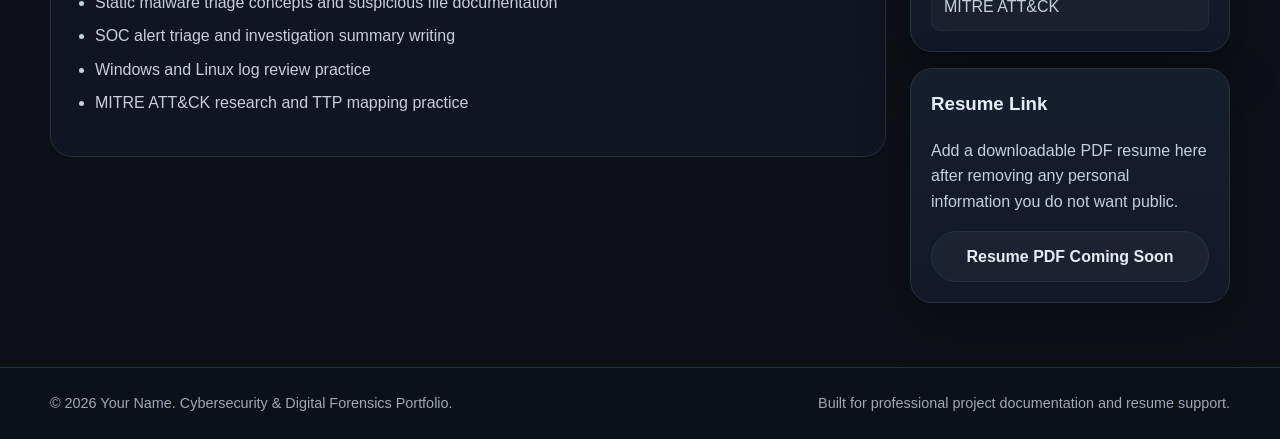
<file: resume.html>
<!DOCTYPE html>
<html lang="en">
<head>
    <meta charset="UTF-8">
    <meta name="viewport" content="width=device-width, initial-scale=1.0">
    <title>Resume | Cybersecurity & Digital Forensics Portfolio</title>
    <link rel="stylesheet" href="assets/css/styles.css">
</head>
<body>

<header class="site-header">
    <div class="container header-content">
        <a href="index.html" class="site-logo">Cyber<span>Forensics</span></a>

        <button class="mobile-menu-button" id="mobileMenuButton" aria-label="Toggle navigation">
            ☰
        </button>

        <nav class="site-nav" id="siteNav">
            <a href="index.html">Home</a>
            <a href="about.html">About</a>
            <a href="projects.html">Projects</a>
            <a href="labs.html">Labs & CTFs</a>
            <a href="resume.html" class="active">Resume</a>
            <a href="contact.html">Contact</a>
        </nav>
    </div>
</header>

<main>

    <section class="page-header">
        <div class="container">
            <p class="eyebrow">Resume</p>
            <h1>Cybersecurity and digital forensics background</h1>
            <p>
                This page summarizes the same professional themes shown throughout the portfolio.
                Replace the placeholder text with your final resume details.
            </p>
        </div>
    </section>

    <section class="section">
        <div class="container resume-layout">

            <article class="resume-main">

                <section class="resume-section">
                    <h2>Professional Summary</h2>
                    <p>
                        Cybersecurity and digital forensics student focused on malware analysis, reverse engineering,
                        SOC investigation, incident response, and forensic evidence review. Experienced with academic
                        coursework, hands-on cybersecurity labs, CTF participation, and structured technical documentation.
                    </p>
                </section>

                <section class="resume-section">
                    <h2>Education</h2>

                    <div class="resume-item">
                        <h3>Bachelor’s Degree in Cybersecurity</h3>
                        <p class="resume-meta">Completed or In Progress — Replace with school and date</p>
                        <p>
                            Coursework and academic experience focused on cybersecurity fundamentals, networking,
                            operating systems, security concepts, risk, and technical problem solving.
                        </p>
                    </div>

                    <div class="resume-item">
                        <h3>Master’s Degree in Digital Forensics</h3>
                        <p class="resume-meta">In Progress — Replace with school and expected date</p>
                        <p>
                            Graduate-level focus on digital forensics, reverse engineering, malware analysis,
                            evidence handling, forensic methodology, and advanced technical investigation concepts.
                        </p>
                    </div>
                </section>

                <section class="resume-section">
                    <h2>Hands-On Training</h2>

                    <div class="resume-item">
                        <h3>TryHackMe Cybersecurity Labs</h3>
                        <p>
                            Completed and ongoing hands-on labs focused on cybersecurity fundamentals, networking,
                            Linux and Windows concepts, defensive security, SOC analysis, and investigation workflows.
                        </p>
                    </div>

                    <div class="resume-item">
                        <h3>MSAB Virtual Summit CTF</h3>
                        <p>
                            Participated in an MSAB virtual summit and completed the associated CTF challenge.
                            Certificate of attendance available. Placement omitted unless independently verified.
                        </p>
                    </div>
                </section>

                <section class="resume-section">
                    <h2>Selected Project Areas</h2>

                    <ul class="styled-list">
                        <li>Malware traffic analysis using packet review and IOC extraction</li>
                        <li>Digital forensic artifact review and timeline reconstruction</li>
                        <li>Static malware triage concepts and suspicious file documentation</li>
                        <li>SOC alert triage and investigation summary writing</li>
                        <li>Windows and Linux log review practice</li>
                        <li>MITRE ATT&CK research and TTP mapping practice</li>
                    </ul>
                </section>

            </article>

            <aside class="resume-sidebar">
                <section class="sidebar-card">
                    <h3>Technical Skills</h3>

                    <ul class="compact-list">
                        <li>Digital Forensics</li>
                        <li>Malware Analysis Concepts</li>
                        <li>Reverse Engineering Concepts</li>
                        <li>Network Traffic Analysis</li>
                        <li>Windows Event Logs</li>
                        <li>Linux Logs</li>
                        <li>Incident Response</li>
                        <li>Technical Reporting</li>
                    </ul>
                </section>

                <section class="sidebar-card">
                    <h3>Tools / Platforms</h3>

                    <ul class="compact-list">
                        <li>Wireshark</li>
                        <li>Autopsy</li>
                        <li>TryHackMe</li>
                        <li>Hack The Box</li>
                        <li>Let’s Defend</li>
                        <li>Linux</li>
                        <li>Windows</li>
                        <li>MITRE ATT&CK</li>
                    </ul>
                </section>

                <section class="sidebar-card">
                    <h3>Resume Link</h3>

                    <p>
                        Add a downloadable PDF resume here after removing any personal information you do not want public.
                    </p>

                    <a href="#" class="button secondary-button full-width-button">Resume PDF Coming Soon</a>
                </section>
            </aside>

        </div>
    </section>

</main>

<footer class="site-footer">
    <div class="container footer-content">
        <p>&copy; 2026 Your Name. Cybersecurity & Digital Forensics Portfolio.</p>
        <p>Built for professional project documentation and resume support.</p>
    </div>
</footer>

<script src="assets/js/main.js"></script>
</body>
</html>
</file>
<file: assets/css/styles.css>
:root {
    --bg-main: #0d1117;
    --bg-panel: #111827;
    --bg-panel-soft: #161f2e;
    --bg-muted: #0f1724;
    --border-color: #243244;
    --text-main: #e6edf3;
    --text-muted: #9ca9b7;
    --text-soft: #c5d0dc;
    --accent-blue: #4f8cff;
    --accent-green: #52b788;
    --accent-cyan: #58c7d8;
    --accent-warning: #f2c94c;
    --shadow: 0 18px 50px rgba(0, 0, 0, 0.35);
    --radius-large: 22px;
    --radius-medium: 16px;
    --radius-small: 10px;
    --container-width: 1180px;
}

* {
    box-sizing: border-box;
}

html {
    scroll-behavior: smooth;
}

body {
    margin: 0;
    font-family: Arial, Helvetica, sans-serif;
    background:
        radial-gradient(circle at top left, rgba(79, 140, 255, 0.12), transparent 28rem),
        radial-gradient(circle at top right, rgba(82, 183, 136, 0.1), transparent 30rem),
        var(--bg-main);
    color: var(--text-main);
    line-height: 1.6;
}

a {
    color: inherit;
    text-decoration: none;
}

p {
    margin-top: 0;
    color: var(--text-soft);
}

ul {
    margin-top: 0;
}

.container {
    width: min(100% - 2rem, var(--container-width));
    margin: 0 auto;
}

.site-header {
    position: sticky;
    top: 0;
    z-index: 100;
    background: rgba(13, 17, 23, 0.88);
    border-bottom: 1px solid var(--border-color);
    backdrop-filter: blur(18px);
}

.header-content {
    min-height: 74px;
    display: flex;
    align-items: center;
    justify-content: space-between;
    gap: 1rem;
}

.site-logo {
    font-size: 1.3rem;
    font-weight: 800;
    letter-spacing: 0.04em;
    color: var(--text-main);
}

.site-logo span {
    color: var(--accent-green);
}

.site-nav {
    display: flex;
    align-items: center;
    gap: 0.4rem;
}

.site-nav a {
    padding: 0.65rem 0.85rem;
    border-radius: 999px;
    color: var(--text-muted);
    font-size: 0.95rem;
    transition: background 0.2s ease, color 0.2s ease;
}

.site-nav a:hover,
.site-nav a.active {
    color: var(--text-main);
    background: rgba(79, 140, 255, 0.12);
}

.mobile-menu-button {
    display: none;
    border: 1px solid var(--border-color);
    background: var(--bg-panel);
    color: var(--text-main);
    border-radius: var(--radius-small);
    padding: 0.55rem 0.75rem;
    cursor: pointer;
}

.hero-section {
    padding: 6rem 0 4.5rem;
}

.hero-grid {
    display: grid;
    grid-template-columns: minmax(0, 1.4fr) minmax(280px, 0.6fr);
    gap: 2rem;
    align-items: center;
}

.eyebrow {
    margin-bottom: 0.85rem;
    color: var(--accent-cyan);
    font-size: 0.8rem;
    font-weight: 700;
    letter-spacing: 0.13em;
    text-transform: uppercase;
}

.hero-content h1,
.page-header h1 {
    margin: 0;
    max-width: 850px;
    font-size: clamp(2.3rem, 6vw, 4.6rem);
    line-height: 1.02;
    letter-spacing: -0.055em;
}

.hero-text {
    max-width: 760px;
    margin: 1.35rem 0 0;
    font-size: 1.08rem;
    color: var(--text-soft);
}

.hero-actions {
    display: flex;
    flex-wrap: wrap;
    gap: 0.9rem;
    margin-top: 2rem;
}

.button {
    display: inline-flex;
    align-items: center;
    justify-content: center;
    min-height: 44px;
    padding: 0.75rem 1.05rem;
    border-radius: 999px;
    font-weight: 700;
    border: 1px solid transparent;
    transition: transform 0.2s ease, background 0.2s ease, border-color 0.2s ease;
}

.button:hover {
    transform: translateY(-1px);
}

.primary-button {
    background: var(--accent-blue);
    color: white;
}

.secondary-button {
    background: rgba(255, 255, 255, 0.04);
    border-color: var(--border-color);
    color: var(--text-main);
}

.full-width-button {
    width: 100%;
}

.hero-card,
.info-card,
.project-card,
.lab-card,
.sidebar-card,
.contact-card,
.feature-card {
    background: linear-gradient(180deg, rgba(22, 31, 46, 0.96), rgba(17, 24, 39, 0.96));
    border: 1px solid var(--border-color);
    border-radius: var(--radius-large);
    box-shadow: var(--shadow);
}

.hero-card {
    padding: 1.6rem;
}

.hero-card h2,
.info-card h3,
.project-card h2,
.lab-card h2,
.sidebar-card h3,
.contact-card h2,
.feature-card h3 {
    margin-top: 0;
}

.focus-list,
.compact-list {
    display: grid;
    gap: 0.65rem;
    padding: 0;
    margin: 0;
    list-style: none;
}

.focus-list li,
.compact-list li {
    padding: 0.65rem 0.75rem;
    background: rgba(255, 255, 255, 0.035);
    border: 1px solid rgba(255, 255, 255, 0.045);
    border-radius: var(--radius-small);
    color: var(--text-soft);
}

.section {
    padding: 4rem 0;
}

.muted-section {
    background: rgba(15, 23, 36, 0.58);
    border-top: 1px solid var(--border-color);
    border-bottom: 1px solid var(--border-color);
}

.section-heading {
    max-width: 820px;
    margin-bottom: 2rem;
}

.section-heading h2 {
    margin: 0 0 0.75rem;
    font-size: clamp(1.8rem, 4vw, 2.7rem);
    line-height: 1.1;
    letter-spacing: -0.035em;
}

.card-grid {
    display: grid;
    gap: 1.25rem;
}

.three-column-grid {
    grid-template-columns: repeat(3, minmax(0, 1fr));
}

.two-column-grid {
    grid-template-columns: repeat(2, minmax(0, 1fr));
}

.info-card,
.project-card,
.lab-card,
.contact-card {
    padding: 1.35rem;
}

.info-card h3 {
    color: var(--text-main);
}

.feature-list {
    display: grid;
    gap: 1rem;
}

.feature-card {
    display: flex;
    align-items: center;
    justify-content: space-between;
    gap: 1rem;
    padding: 1.25rem;
}

.tag {
    display: inline-flex;
    align-items: center;
    width: fit-content;
    margin-bottom: 0.8rem;
    padding: 0.28rem 0.55rem;
    border-radius: 999px;
    background: rgba(82, 183, 136, 0.12);
    border: 1px solid rgba(82, 183, 136, 0.24);
    color: var(--accent-green);
    font-size: 0.78rem;
    font-weight: 700;
    letter-spacing: 0.05em;
    text-transform: uppercase;
}

.text-link {
    color: var(--accent-cyan);
    font-weight: 700;
    white-space: nowrap;
}

.page-header {
    padding: 4rem 0 3rem;
    border-bottom: 1px solid var(--border-color);
    background: rgba(15, 23, 36, 0.55);
}

.page-header p {
    max-width: 850px;
    margin-top: 1rem;
}

.content-layout,
.resume-layout,
.contact-grid {
    display: grid;
    grid-template-columns: minmax(0, 1fr) 320px;
    gap: 1.5rem;
    align-items: start;
}

.main-content,
.resume-main {
    background: rgba(17, 24, 39, 0.65);
    border: 1px solid var(--border-color);
    border-radius: var(--radius-large);
    padding: 1.5rem;
}

.main-content h2,
.resume-section h2 {
    margin-top: 2rem;
    margin-bottom: 0.7rem;
    color: var(--text-main);
}

.main-content h2:first-child,
.resume-section:first-child h2 {
    margin-top: 0;
}

.sidebar-card {
    padding: 1.25rem;
}

.styled-list {
    padding-left: 1.25rem;
    color: var(--text-soft);
}

.styled-list li {
    margin-bottom: 0.5rem;
}

.project-card,
.lab-card {
    display: flex;
    flex-direction: column;
    gap: 0.7rem;
}

.project-card-header h2,
.lab-card h2 {
    margin-bottom: 0;
    line-height: 1.15;
}

.detail-block {
    padding: 1rem;
    background: rgba(255, 255, 255, 0.035);
    border: 1px solid rgba(255, 255, 255, 0.045);
    border-radius: var(--radius-medium);
}

.detail-block h3 {
    margin-top: 0;
    margin-bottom: 0.5rem;
    font-size: 0.95rem;
    color: var(--text-main);
}

.detail-block ul {
    margin-bottom: 0;
    padding-left: 1.15rem;
    color: var(--text-muted);
}

.resume-note {
    margin-top: auto;
    padding-top: 0.75rem;
    border-top: 1px solid var(--border-color);
    color: var(--accent-cyan);
    font-weight: 700;
}

.filter-bar {
    display: flex;
    flex-wrap: wrap;
    gap: 0.65rem;
    margin-bottom: 1.5rem;
}

.filter-button {
    border: 1px solid var(--border-color);
    background: rgba(255, 255, 255, 0.04);
    color: var(--text-muted);
    border-radius: 999px;
    padding: 0.65rem 0.9rem;
    cursor: pointer;
    font-weight: 700;
}

.filter-button:hover,
.filter-button.active {
    background: rgba(79, 140, 255, 0.14);
    color: var(--text-main);
}

.resume-section {
    padding-bottom: 1.5rem;
    margin-bottom: 1.5rem;
    border-bottom: 1px solid var(--border-color);
}

.resume-section:last-child {
    padding-bottom: 0;
    margin-bottom: 0;
    border-bottom: 0;
}

.resume-item {
    margin-top: 1rem;
}

.resume-item h3 {
    margin-bottom: 0.25rem;
}

.resume-meta {
    color: var(--accent-cyan);
    font-size: 0.9rem;
    font-weight: 700;
}

.resume-sidebar {
    display: grid;
    gap: 1rem;
}

.contact-grid {
    grid-template-columns: repeat(2, minmax(0, 1fr));
}

.contact-list {
    display: grid;
    gap: 0.75rem;
    margin-top: 1rem;
}

.contact-list a {
    display: block;
    padding: 0.85rem 1rem;
    background: rgba(255, 255, 255, 0.035);
    border: 1px solid var(--border-color);
    border-radius: var(--radius-small);
    color: var(--accent-cyan);
    font-weight: 700;
}

.site-footer {
    border-top: 1px solid var(--border-color);
    padding: 1.5rem 0;
    background: rgba(13, 17, 23, 0.92);
}

.footer-content {
    display: flex;
    justify-content: space-between;
    gap: 1rem;
    color: var(--text-muted);
    font-size: 0.9rem;
}

.footer-content p {
    margin: 0;
    color: var(--text-muted);
}

.hidden {
    display: none !important;
}

@media (max-width: 900px) {
    .mobile-menu-button {
        display: inline-flex;
    }

    .site-nav {
        position: absolute;
        top: 74px;
        left: 1rem;
        right: 1rem;
        display: none;
        flex-direction: column;
        align-items: stretch;
        padding: 1rem;
        background: var(--bg-panel);
        border: 1px solid var(--border-color);
        border-radius: var(--radius-large);
        box-shadow: var(--shadow);
    }

    .site-nav.open {
        display: flex;
    }

    .site-nav a {
        border-radius: var(--radius-small);
    }

    .hero-grid,
    .content-layout,
    .resume-layout,
    .contact-grid {
        grid-template-columns: 1fr;
    }

    .three-column-grid,
    .two-column-grid {
        grid-template-columns: 1fr;
    }

    .feature-card {
        align-items: flex-start;
        flex-direction: column;
    }

    .footer-content {
        flex-direction: column;
    }
}

@media (max-width: 560px) {
    .hero-section {
        padding: 4rem 0 3rem;
    }

    .section {
        padding: 3rem 0;
    }

    .hero-actions {
        flex-direction: column;
    }

    .button {
        width: 100%;
    }
}
</file>
